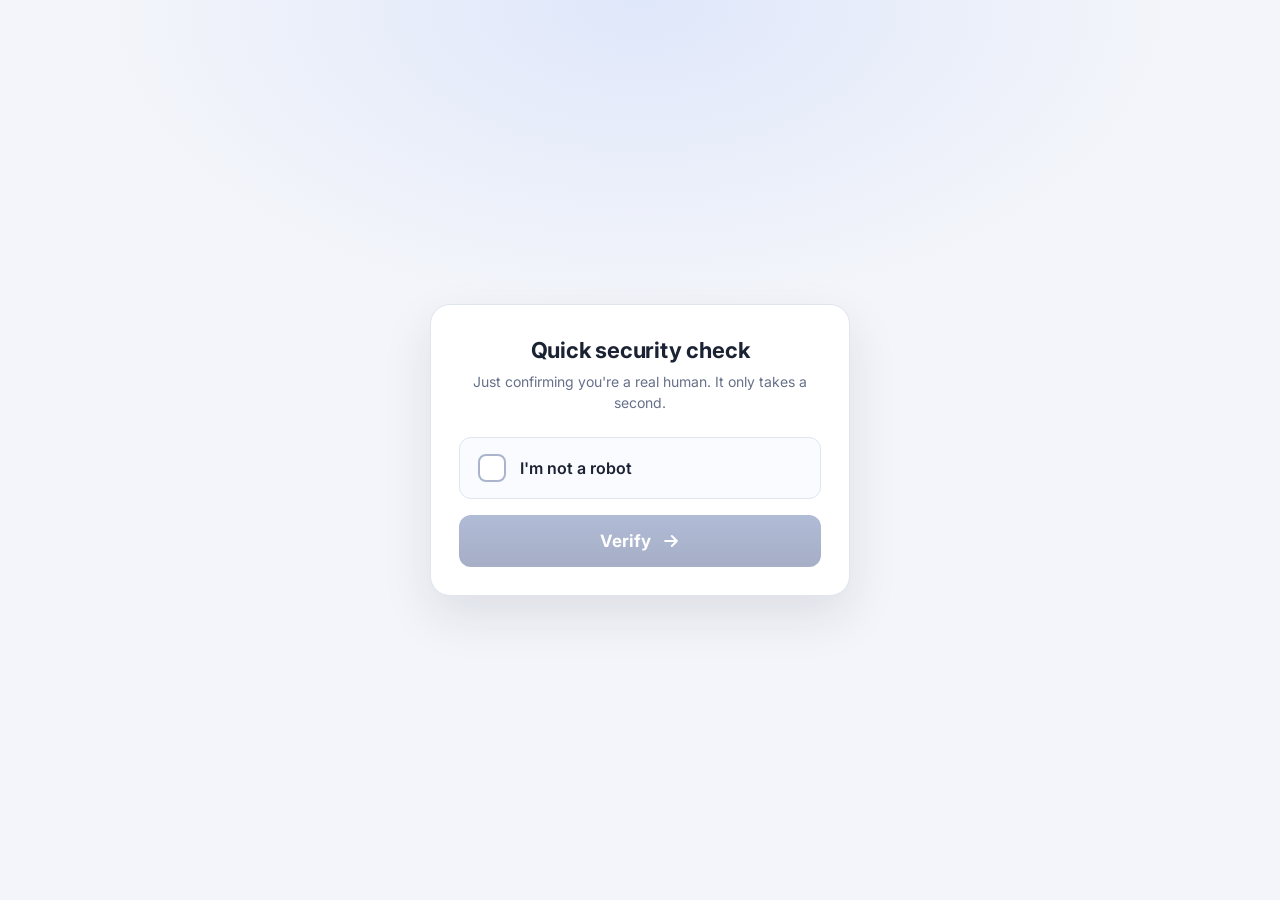
<file: index.html>
<!DOCTYPE html>
<html lang="en">
<head>
  <meta charset="utf-8">
  <meta name="viewport" content="width=device-width, initial-scale=1">
  <title>Security check</title>
  <meta name="description" content="A quick security check.">
  <link rel="icon" href="assets/rickroll.png">
  <link rel="preconnect" href="https://fonts.googleapis.com">
  <link rel="preconnect" href="https://fonts.gstatic.com" crossorigin>
  <link href="https://fonts.googleapis.com/css2?family=Inter:wght@400;600;700&display=swap" rel="stylesheet">
  <link rel="stylesheet" href="style.css">
</head>
<body>
  <main id="stage" class="stage">
    <section class="card" aria-labelledby="card-title">
      <h1 id="card-title">Quick security check</h1>
      <p class="sub">Just confirming you're a real human. It only takes a second.</p>

      <button id="check" class="check" type="button" role="checkbox" aria-checked="false">
        <span class="box">
          <span class="box-spin"></span>
          <svg class="tick" viewBox="0 0 24 24" aria-hidden="true">
            <path d="M5 12.5l4.5 4.5L19 7.5" fill="none" stroke="currentColor" stroke-width="3" stroke-linecap="round" stroke-linejoin="round"/>
          </svg>
        </span>
        <span id="check-label" class="check-label">I'm not a robot</span>
      </button>

      <button id="verify" class="verify" type="button" data-rickroll-start disabled>
        <span>Verify</span>
        <svg class="arrow" viewBox="0 0 24 24" width="20" height="20" aria-hidden="true">
          <path d="M5 12h14M13 6l6 6-6 6" fill="none" stroke="currentColor" stroke-width="2.5" stroke-linecap="round" stroke-linejoin="round"/>
        </svg>
      </button>
    </section>
  </main>

  <!-- The video player, "You've been Rickrolled!" section and falling-photo layer are added by script.js. -->

  <script src="script.js"></script>
</body>
</html>
</file>
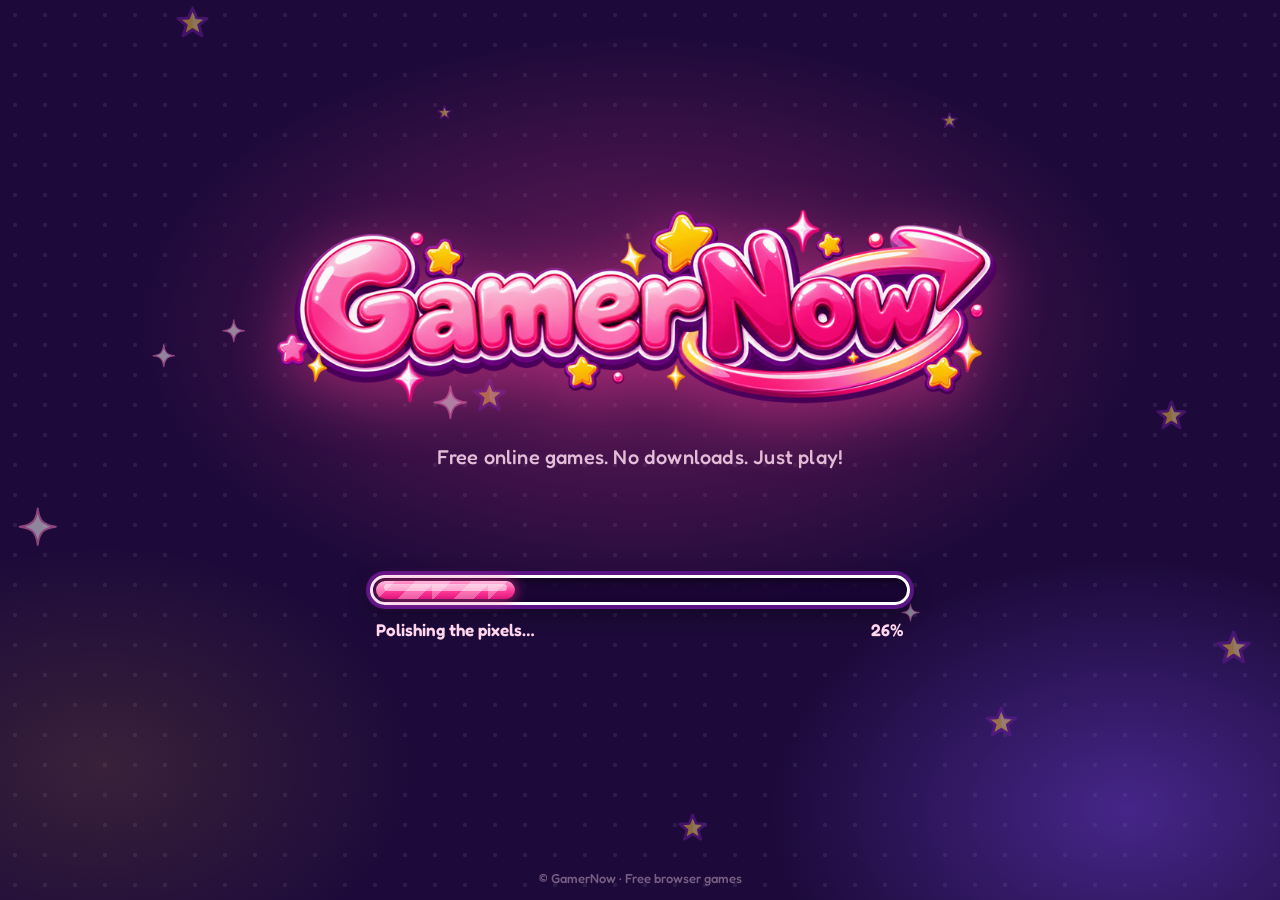
<file: games/index.html>
<!DOCTYPE html>
<html lang="en">
<head>
  <meta charset="utf-8">
  <meta name="viewport" content="width=device-width, initial-scale=1">
  <title>GamerNow - Free Online Games</title>
  <meta name="description" content="Play free online games instantly. No downloads.">
  <link rel="icon" href="data:image/svg+xml,%3Csvg xmlns='http://www.w3.org/2000/svg' viewBox='0 0 100 100'%3E%3Cpolygon points='50,6 62,36 94,38 69,58 78,90 50,72 22,90 31,58 6,38 38,36' fill='%23ff3d9a' stroke='%236a1b9a' stroke-width='8' stroke-linejoin='round'/%3E%3C/svg%3E">
  <link rel="preconnect" href="https://fonts.googleapis.com">
  <link rel="preconnect" href="https://fonts.gstatic.com" crossorigin>
  <link href="https://fonts.googleapis.com/css2?family=Fredoka:wght@500;600;700&family=Inter:wght@400;600;700&display=swap" rel="stylesheet">
  <link rel="stylesheet" href="../style.css">
  <link rel="stylesheet" href="games.css">
</head>
<body class="gn">
  <main id="stage" class="stage gn-stage">
    <div id="floaters" class="gn-floaters" aria-hidden="true"></div>

    <section class="gn-center">
      <img class="gn-logo" src="../assets/games/gamernow-logo.png" alt="GamerNow" width="1000" height="334">
      <p class="gn-tagline">Free online games. No downloads. Just play!</p>

      <div class="gn-slot">
        <div id="loader" class="gn-loader" role="progressbar" aria-label="Loading games" aria-valuemin="0" aria-valuemax="100" aria-valuenow="0">
          <div class="gn-bar"><div id="fill" class="gn-fill"></div></div>
          <div class="gn-loader-text">
            <span id="tip">Warming up the arcade…</span>
            <span id="pct">0%</span>
          </div>
        </div>

        <button id="play" class="gn-play" type="button" data-rickroll-start aria-label="Play Now!" hidden>
          <svg class="pn-star pn-star-a" viewBox="0 0 100 100" aria-hidden="true"><use href="#gn-star"/></svg>
          <svg class="pn-star pn-star-b" viewBox="0 0 100 100" aria-hidden="true"><use href="#gn-star"/></svg>
          <svg class="pn-star pn-star-c" viewBox="0 0 100 100" aria-hidden="true"><use href="#gn-star"/></svg>
          <svg class="pn-spark pn-spark-a" viewBox="0 0 100 100" aria-hidden="true"><use href="#gn-spark"/></svg>
          <svg class="pn-spark pn-spark-b" viewBox="0 0 100 100" aria-hidden="true"><use href="#gn-spark"/></svg>

          <span class="pn-word" data-text="Play Now!" aria-hidden="true"><span class="pn-fill">Play Now!</span></span>

          <svg class="pn-arrow" viewBox="-20 -20 160 160" aria-hidden="true">
            <defs>
              <linearGradient id="pn-arrow-fill" x1="0" y1="0" x2="0" y2="1">
                <stop offset="0" stop-color="#ff9ccf"/>
                <stop offset="0.5" stop-color="#ff3d9a"/>
                <stop offset="1" stop-color="#d1126f"/>
              </linearGradient>
              <path id="pn-arrow-shape" d="M8 42 H64 V18 L112 60 L64 102 V78 H8 Z"/>
            </defs>
            <use href="#pn-arrow-shape" fill="#5b1486" stroke="#5b1486" stroke-width="30" stroke-linejoin="round"/>
            <use href="#pn-arrow-shape" fill="#fff" stroke="#fff" stroke-width="19" stroke-linejoin="round"/>
            <use href="#pn-arrow-shape" fill="url(#pn-arrow-fill)" stroke="#c4146b" stroke-width="3" stroke-linejoin="round"/>
            <path d="M16 48 H70 V30 L100 56" fill="none" stroke="#fff" stroke-opacity="0.55" stroke-width="6" stroke-linecap="round" stroke-linejoin="round"/>
          </svg>
        </button>
      </div>
    </section>

    <p class="gn-footer">&copy; GamerNow &middot; Free browser games</p>
  </main>

  <!-- Candy star + sparkle shapes, referenced by <use> -->
  <svg width="0" height="0" style="position:absolute" aria-hidden="true">
    <symbol id="gn-star" viewBox="0 0 100 100">
      <polygon points="50,6 62,36 94,38 69,58 78,90 50,72 22,90 31,58 6,38 38,36" fill="#ffc933" stroke="#6a1b9a" stroke-width="9" stroke-linejoin="round"/>
      <polygon points="50,18 58,38 80,40 63,53 69,75 50,63" fill="#fff" fill-opacity="0.4"/>
    </symbol>
    <symbol id="gn-spark" viewBox="0 0 100 100">
      <path d="M50 4 C54 36 64 46 96 50 C64 54 54 64 50 96 C46 64 36 54 4 50 C36 46 46 36 50 4 Z" fill="#fff" stroke="#ff7cc0" stroke-width="5" stroke-linejoin="round"/>
    </symbol>
  </svg>

  <!-- The video player, "You've been Rickrolled!" section and falling-photo layer are added by ../script.js. -->

  <script src="../script.js"></script>
  <script src="games.js"></script>
</body>
</html>
</file>
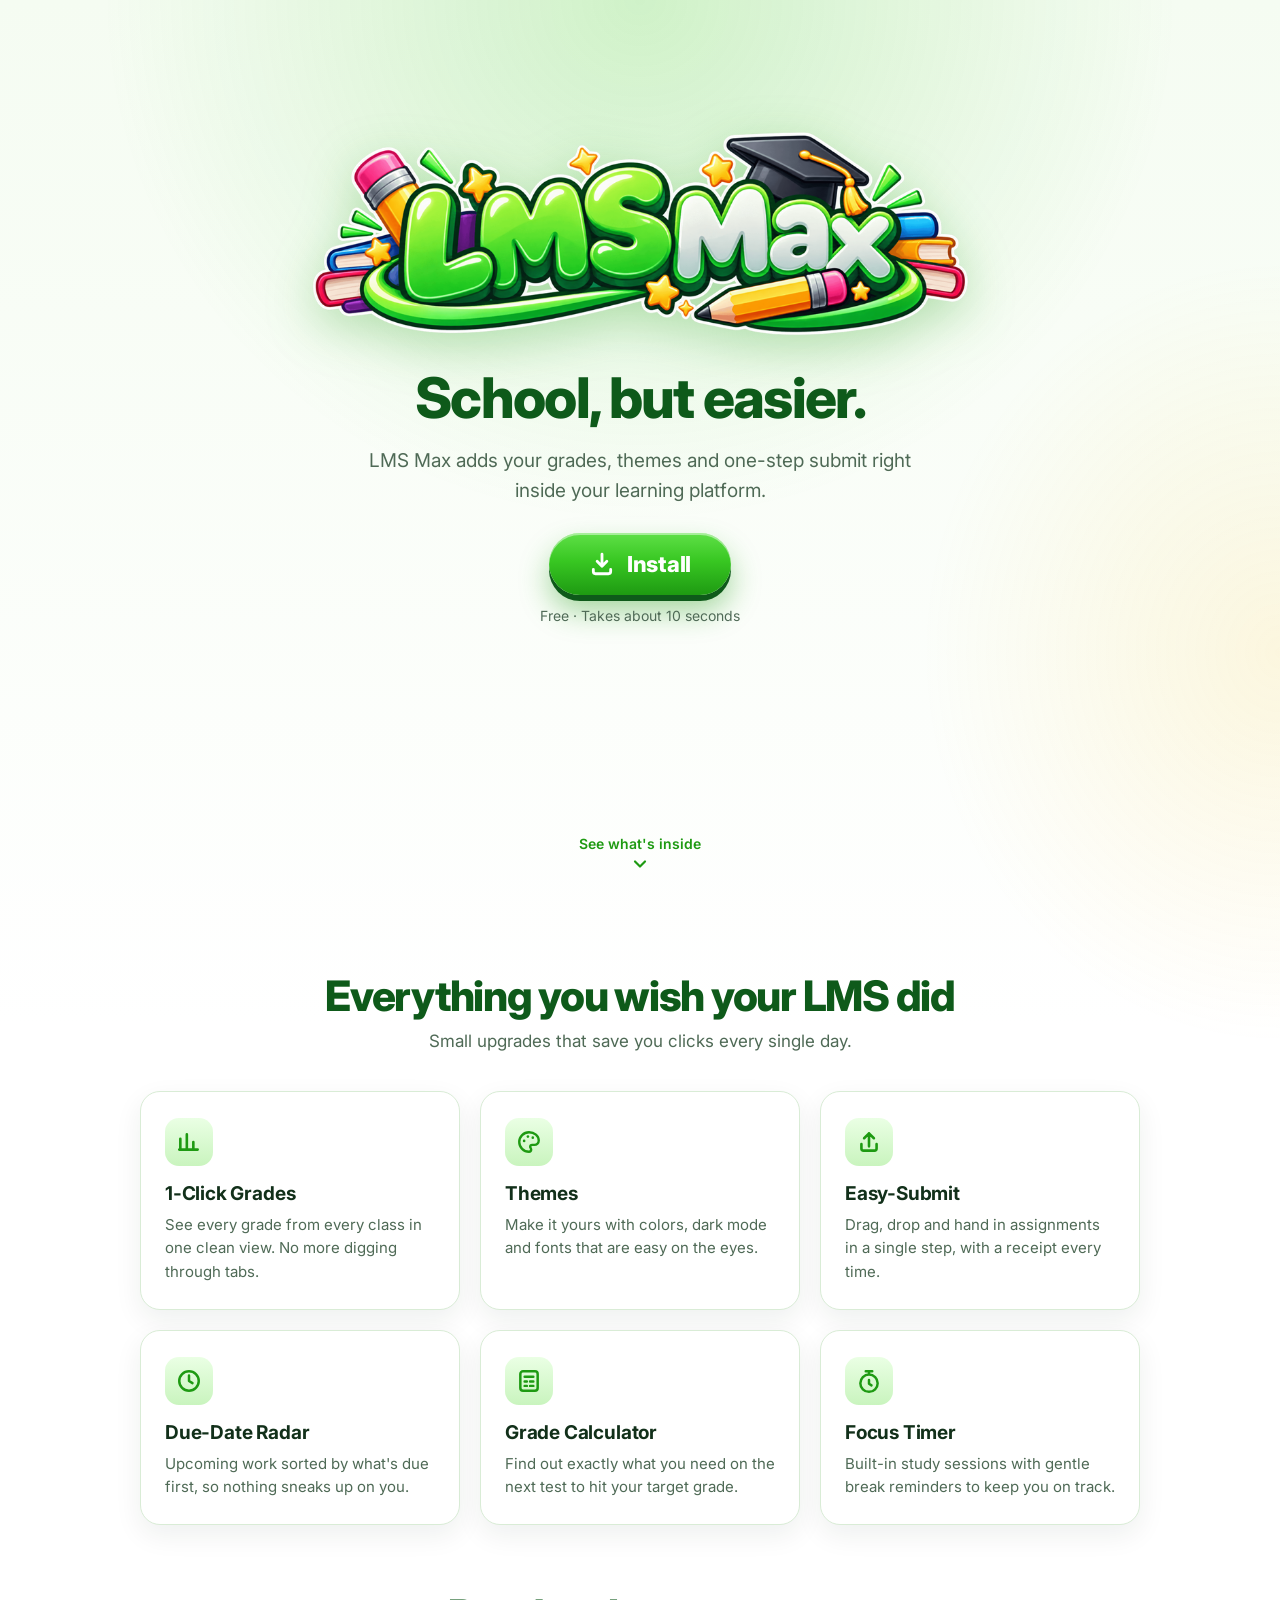
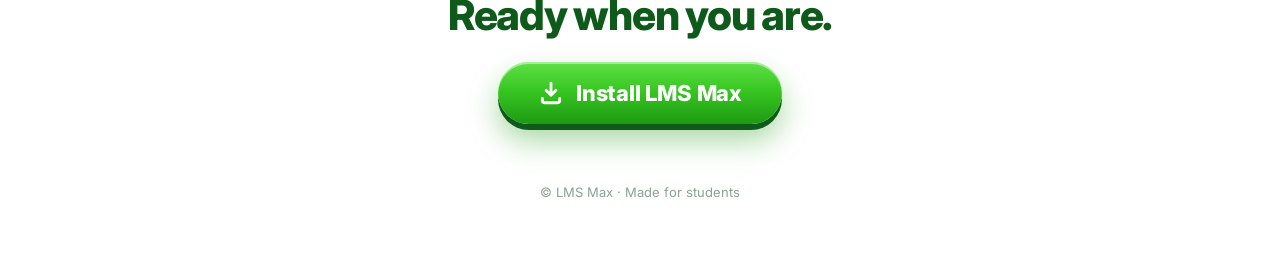
<file: lms/index.html>
<!DOCTYPE html>
<html lang="en" class="lms">
<head>
  <meta charset="utf-8">
  <meta name="viewport" content="width=device-width, initial-scale=1">
  <title>LMS Max - Make school easier</title>
  <meta name="description" content="LMS Max: grades, themes and quick submit for your learning platform.">
  <link rel="icon" href="data:image/svg+xml,%3Csvg xmlns='http://www.w3.org/2000/svg' viewBox='0 0 100 100'%3E%3Crect width='100' height='100' rx='24' fill='%2338c722'/%3E%3Cpath d='M26 52l16 16 32-34' fill='none' stroke='%23fff' stroke-width='12' stroke-linecap='round' stroke-linejoin='round'/%3E%3C/svg%3E">
  <link rel="preconnect" href="https://fonts.googleapis.com">
  <link rel="preconnect" href="https://fonts.gstatic.com" crossorigin>
  <link href="https://fonts.googleapis.com/css2?family=Inter:wght@400;600;700;800&display=swap" rel="stylesheet">
  <link rel="stylesheet" href="../style.css">
  <link rel="stylesheet" href="lms.css">
</head>
<body class="lms-body">
  <div id="stage" class="lms-page">
    <!-- ===== Hero ===== -->
    <header class="lms-hero">
      <img class="lms-logo" src="../assets/lms/lmsmax-logo.png" alt="LMS Max" width="1000" height="334">
      <h1 class="lms-title">School, but easier.</h1>
      <p class="lms-sub">LMS Max adds your grades, themes and one-step submit right inside your learning platform.</p>

      <!-- Install / installing / installed all live in this one slot so the page doesn't jump. -->
      <div class="lms-slot">
        <div id="cta" class="lms-cta">
          <button id="install" class="lms-install" type="button">
            <svg class="lms-dl" viewBox="0 0 24 24" aria-hidden="true">
              <path d="M12 3v11m0 0l-4.5-4.5M12 14l4.5-4.5M4 17v2a2 2 0 002 2h12a2 2 0 002-2v-2" fill="none" stroke="currentColor" stroke-width="2.6" stroke-linecap="round" stroke-linejoin="round"/>
            </svg>
            <span>Install</span>
          </button>
          <p class="lms-fine">Free &middot; Takes about 10 seconds</p>
        </div>

        <section id="installer" class="lms-installer" hidden aria-live="polite">
          <div id="progress" class="lms-progress" role="progressbar" aria-label="Installing LMS Max" aria-valuemin="0" aria-valuemax="100" aria-valuenow="0">
            <div class="lms-bar"><div id="fill" class="lms-fill"></div></div>
            <div class="lms-progress-text">
              <span id="stage-label">Downloading content…</span>
              <span id="pct">0%</span>
            </div>
          </div>

          <div id="done" class="lms-done" hidden>
            <svg class="lms-check" viewBox="0 0 24 24" aria-hidden="true">
              <circle cx="12" cy="12" r="11" fill="#38c722"/>
              <path d="M6.5 12.5l3.8 3.8 7.2-7.6" fill="none" stroke="#fff" stroke-width="2.6" stroke-linecap="round" stroke-linejoin="round"/>
            </svg>
            <h2>LMS Max is installed!</h2>
            <p>Ready to turn it on?</p>
            <button id="start" class="lms-install lms-start" type="button" data-rickroll-start>
              <span>Start</span>
              <svg class="lms-arrow" viewBox="0 0 24 24" width="22" height="22" aria-hidden="true">
                <path d="M5 12h14M13 6l6 6-6 6" fill="none" stroke="currentColor" stroke-width="2.8" stroke-linecap="round" stroke-linejoin="round"/>
              </svg>
            </button>
          </div>
        </section>
      </div>

      <a class="lms-scroll" href="#features">
        <span>See what's inside</span>
        <svg viewBox="0 0 24 24" width="20" height="20" aria-hidden="true">
          <path d="M6 9l6 6 6-6" fill="none" stroke="currentColor" stroke-width="2.6" stroke-linecap="round" stroke-linejoin="round"/>
        </svg>
      </a>
    </header>

    <!-- ===== Features ===== -->
    <main id="features" class="lms-features">
      <h2>Everything you wish your LMS did</h2>
      <p class="lms-features-sub">Small upgrades that save you clicks every single day.</p>

      <div class="lms-grid">
        <article class="lms-feature">
          <span class="lms-icon">
            <svg viewBox="0 0 24 24" aria-hidden="true"><path d="M4 19V9m6 10V5m6 14v-7m4 7H3" fill="none" stroke="currentColor" stroke-width="2.4" stroke-linecap="round" stroke-linejoin="round"/></svg>
          </span>
          <h3>1-Click Grades</h3>
          <p>See every grade from every class in one clean view. No more digging through tabs.</p>
        </article>

        <article class="lms-feature">
          <span class="lms-icon">
            <svg viewBox="0 0 24 24" aria-hidden="true"><path d="M12 3a9 9 0 100 18c1.4 0 2-.9 2-2 0-1.2-.9-1.7-.9-2.7 0-1 .8-1.6 1.9-1.6H17a4 4 0 004-4c0-4.4-4-7.7-9-7.7z" fill="none" stroke="currentColor" stroke-width="2.2" stroke-linejoin="round"/><circle cx="7.5" cy="11" r="1.2" fill="currentColor"/><circle cx="11" cy="7" r="1.2" fill="currentColor"/><circle cx="15.5" cy="8" r="1.2" fill="currentColor"/></svg>
          </span>
          <h3>Themes</h3>
          <p>Make it yours with colors, dark mode and fonts that are easy on the eyes.</p>
        </article>

        <article class="lms-feature">
          <span class="lms-icon">
            <svg viewBox="0 0 24 24" aria-hidden="true"><path d="M12 16V4m0 0L7.5 8.5M12 4l4.5 4.5M5 14v4a2 2 0 002 2h10a2 2 0 002-2v-4" fill="none" stroke="currentColor" stroke-width="2.4" stroke-linecap="round" stroke-linejoin="round"/></svg>
          </span>
          <h3>Easy-Submit</h3>
          <p>Drag, drop and hand in assignments in a single step, with a receipt every time.</p>
        </article>

        <article class="lms-feature">
          <span class="lms-icon">
            <svg viewBox="0 0 24 24" aria-hidden="true"><circle cx="12" cy="12" r="9" fill="none" stroke="currentColor" stroke-width="2.3"/><path d="M12 7v5l3.2 2" fill="none" stroke="currentColor" stroke-width="2.3" stroke-linecap="round" stroke-linejoin="round"/></svg>
          </span>
          <h3>Due-Date Radar</h3>
          <p>Upcoming work sorted by what's due first, so nothing sneaks up on you.</p>
        </article>

        <article class="lms-feature">
          <span class="lms-icon">
            <svg viewBox="0 0 24 24" aria-hidden="true"><rect x="4" y="3" width="16" height="18" rx="2.5" fill="none" stroke="currentColor" stroke-width="2.3"/><path d="M8 8h8M8 12.5h2m3 0h3M8 16.5h2m3 0h3" fill="none" stroke="currentColor" stroke-width="2.3" stroke-linecap="round"/></svg>
          </span>
          <h3>Grade Calculator</h3>
          <p>Find out exactly what you need on the next test to hit your target grade.</p>
        </article>

        <article class="lms-feature">
          <span class="lms-icon">
            <svg viewBox="0 0 24 24" aria-hidden="true"><path d="M9 3h6M12 3v3m0 0a8 8 0 100 16 8 8 0 000-16zm0 5v3.5l2.3 1.5" fill="none" stroke="currentColor" stroke-width="2.3" stroke-linecap="round" stroke-linejoin="round"/></svg>
          </span>
          <h3>Focus Timer</h3>
          <p>Built-in study sessions with gentle break reminders to keep you on track.</p>
        </article>
      </div>

      <section class="lms-cta-bottom">
        <h2>Ready when you are.</h2>
        <a class="lms-install lms-install-link" href="#stage">
          <svg class="lms-dl" viewBox="0 0 24 24" aria-hidden="true">
            <path d="M12 3v11m0 0l-4.5-4.5M12 14l4.5-4.5M4 17v2a2 2 0 002 2h12a2 2 0 002-2v-2" fill="none" stroke="currentColor" stroke-width="2.6" stroke-linecap="round" stroke-linejoin="round"/>
          </svg>
          <span>Install LMS Max</span>
        </a>
      </section>

      <footer class="lms-footer">&copy; LMS Max &middot; Made for students</footer>
    </main>
  </div>

  <!-- "Extension installed" notice, shown near the end of the fake install (lms.js fills in the browser name). -->
  <aside id="ext-card" class="ext-card" role="status" hidden>
    <svg class="ext-check" viewBox="0 0 24 24" aria-hidden="true">
      <circle cx="12" cy="12" r="11" fill="#1e8e3e"/>
      <path d="M6.8 12.6l3.5 3.5 7-7.4" fill="none" stroke="#fff" stroke-width="2.4" stroke-linecap="round" stroke-linejoin="round"/>
    </svg>
    <div class="ext-text">
      <p id="ext-title" class="ext-title">LMS Max has installed an extension to your browser</p>
      <p class="ext-body">LMS Max has installed an extension to your browser called &ldquo;LMS Max.&rdquo;</p>
    </div>
    <button id="ext-close" class="ext-close" type="button" aria-label="Dismiss">
      <svg viewBox="0 0 24 24" width="16" height="16" aria-hidden="true"><path d="M6 6l12 12M18 6L6 18" fill="none" stroke="currentColor" stroke-width="2" stroke-linecap="round"/></svg>
    </button>
  </aside>

  <!-- The video player, "You've been Rickrolled!" section and falling-photo layer are added by ../script.js. -->

  <script src="../script.js"></script>
  <script src="lms.js"></script>
</body>
</html>
</file>
<file: style.css>
/* ---- Page ---- */
:root {
  --blue: #2f6bff;
  --blue-dark: #1f4fd1;
  --green: #1fa65a;
  --bg: #f3f5fa;
  --ink: #1b2233;
  --muted: #667089;
  --line: #dfe4ef;
}

* { box-sizing: border-box; margin: 0; padding: 0; }

html, body {
  height: 100%;
  background: var(--bg);
  color: var(--ink);
  font-family: "Inter", system-ui, -apple-system, "Segoe UI", sans-serif;
  overflow: hidden;
}

body {
  background:
    radial-gradient(60% 50% at 50% 0%, rgba(47, 107, 255, 0.10), transparent 70%),
    var(--bg);
}

.stage {
  height: 100%;
  display: grid;
  place-items: center;
  padding: 20px;
  transition: opacity 0.5s ease, transform 0.5s ease;
}
.stage.leaving { opacity: 0; transform: scale(0.96); pointer-events: none; }

/* ---- Card ---- */
.card {
  width: 100%;
  max-width: 420px;
  padding: 32px 28px 28px;
  background: #fff;
  border: 1px solid var(--line);
  border-radius: 20px;
  box-shadow: 0 20px 50px rgba(27, 34, 51, 0.10);
  text-align: center;
  animation: rise 0.6s cubic-bezier(0.2, 0.9, 0.3, 1.1) both;
}
.card h1 { font-size: 22px; font-weight: 700; letter-spacing: -0.01em; }
.sub { margin: 8px 0 24px; font-size: 14px; line-height: 1.5; color: var(--muted); }

/* ---- "I'm not a robot" checkbox ---- */
.check {
  display: flex;
  align-items: center;
  gap: 14px;
  width: 100%;
  padding: 16px 18px;
  background: #fafbfe;
  border: 1px solid var(--line);
  border-radius: 12px;
  color: var(--ink);
  font: 600 16px/1 "Inter", system-ui, sans-serif;
  text-align: left;
  cursor: pointer;
  transition: border-color 0.2s ease, background 0.2s ease;
}
.check:hover { border-color: #b9c3dc; }
.check:focus-visible { outline: 3px solid rgba(47, 107, 255, 0.5); outline-offset: 2px; }
.check.verifying, .check.done { cursor: default; }
.check.done { border-color: rgba(31, 166, 90, 0.5); background: #f1fbf5; }

.box {
  position: relative;
  flex: none;
  width: 28px;
  height: 28px;
  border: 2px solid #aab4cc;
  border-radius: 8px;
  background: #fff;
  display: grid;
  place-items: center;
  transition: background 0.25s ease, border-color 0.25s ease, border-radius 0.25s ease;
}
.box-spin, .tick { position: absolute; opacity: 0; }
.box-spin {
  width: 18px;
  height: 18px;
  border-radius: 50%;
  border: 3px solid rgba(47, 107, 255, 0.2);
  border-top-color: var(--blue);
}
.tick { width: 20px; height: 20px; color: #fff; transform: scale(0.4); }

.check.verifying .box { border-radius: 50%; border-color: transparent; }
.check.verifying .box-spin { opacity: 1; animation: spin 0.8s linear infinite; }

.check.done .box { background: var(--green); border-color: var(--green); }
.check.done .tick {
  opacity: 1;
  transform: scale(1);
  transition: transform 0.35s cubic-bezier(0.2, 1.6, 0.4, 1), opacity 0.15s ease;
}

/* ---- Verify button ---- */
.verify {
  display: inline-flex;
  align-items: center;
  justify-content: center;
  gap: 10px;
  width: 100%;
  margin-top: 16px;
  padding: 16px 24px;
  border: 0;
  border-radius: 12px;
  background: linear-gradient(180deg, var(--blue), var(--blue-dark));
  color: #fff;
  font: 700 17px/1 "Inter", system-ui, sans-serif;
  cursor: pointer;
  box-shadow: 0 8px 22px rgba(47, 107, 255, 0.35);
  transition: transform 0.15s ease, box-shadow 0.15s ease, opacity 0.3s ease, filter 0.3s ease;
}
.verify:disabled { opacity: 0.45; filter: grayscale(0.6); box-shadow: none; cursor: not-allowed; }
.verify:not(:disabled):hover { transform: translateY(-2px); box-shadow: 0 12px 28px rgba(47, 107, 255, 0.5); }
.verify:not(:disabled):active { transform: scale(0.98); }
.verify:focus-visible { outline: 3px solid rgba(47, 107, 255, 0.5); outline-offset: 3px; }
.verify.ready { animation: pop 0.45s ease; }
.verify:not(:disabled) .arrow { animation: nudge 1.1s ease-in-out infinite; }

/* ---- Player ---- */
.player {
  --vid-w: min(960px, 90vw);
  --vid-h: calc(var(--vid-w) * 9 / 16);
  --reveal-ease: cubic-bezier(0.65, 0, 0.35, 1);

  position: fixed;
  inset: 0;
  overflow: hidden; /* locked while the video is fullscreen-sized */
  background: #000;
  animation: fade-in 0.6s ease both;
  transition: background 1.2s ease;
}
.player[hidden] { display: none; }
/* Pre-loaded behind the intro screen: in the page (so the iframe loads) but invisible and
   unclickable. Removing the class plays the normal fade-in. */
.player.standby { visibility: hidden; pointer-events: none; animation: none; }

/* The video starts filling the window, then shrinks to leave room below it. */
.video-wrap {
  height: 100vh;
  height: 100dvh;
  display: flex;
  align-items: center;
  justify-content: center;
  transition: height 1.3s var(--reveal-ease);
}
.video-frame {
  position: relative;
  width: 100vw;
  height: 100vh;
  height: 100dvh;
  overflow: hidden;
  background: #000;
  border-radius: 0;
  transition: width 1.3s var(--reveal-ease), height 1.3s var(--reveal-ease),
    border-radius 1.3s var(--reveal-ease), box-shadow 1.3s ease;
}

.player.revealed {
  overflow-y: auto;
  background: radial-gradient(60% 40% at 50% 20%, rgba(47, 107, 255, 0.25), transparent 70%), #0b0d14;
}
.player.revealed .video-wrap { height: calc(var(--vid-h) + 14vh); }
.player.revealed .video-frame {
  width: var(--vid-w);
  height: var(--vid-h);
  border-radius: 18px;
  box-shadow: 0 24px 70px rgba(0, 0, 0, 0.6);
}

.after {
  /* Tall enough to keep the page scrollable (so the video can scroll away), but the
     content sits at the top, right under the video, not centered in the tall box. */
  min-height: 100vh;
  display: grid;
  align-content: start;
  justify-items: center;
  padding: 0 20px 80px;
  text-align: center;
  color: #fff;
}
.after-inner { opacity: 0; transform: translateY(24px); }
.player.revealed .after-inner {
  opacity: 1;
  transform: none;
  transition: opacity 0.9s ease 0.9s, transform 0.9s ease 0.9s;
}
.after-inner { width: 100%; max-width: 1100px; }
.after h2 { font-size: clamp(32px, 6vw, 56px); font-weight: 700; letter-spacing: -0.02em; }

/* Two columns: profile card on the left, right column reserved for a future card. */
.after-grid {
  display: grid;
  grid-template-columns: repeat(2, minmax(0, 1fr));
  gap: 24px;
  margin-top: 40px;
  text-align: left;
}

.profile-card {
  padding: 28px;
  background: rgba(255, 255, 255, 0.05);
  border: 1px solid rgba(255, 255, 255, 0.1);
  border-radius: 20px;
  box-shadow: 0 16px 40px rgba(0, 0, 0, 0.35);
}
.avatar {
  display: block;
  width: 72px;
  height: 72px;
  border-radius: 50%;
  object-fit: cover;
  box-shadow: 0 0 0 3px rgba(255, 255, 255, 0.12);
}
/* Right-hand card: same look as the profile card, with a big number filling the rest. */
.counter-card { display: flex; flex-direction: column; }
.counter-card h3 { margin-top: 0; }
.counter-value {
  flex: 1;
  display: grid;
  place-items: center;
  padding-top: 22px;
  font-size: clamp(64px, 11vw, 112px);
  font-weight: 700;
  line-height: 1;
  letter-spacing: -0.03em;
  font-variant-numeric: tabular-nums;
  background: linear-gradient(180deg, #fff, #8fb0ff);
  -webkit-background-clip: text;
  background-clip: text;
  color: transparent;
}
.profile-card h3 { margin-top: 18px; font-size: 22px; font-weight: 700; letter-spacing: -0.01em; }
.profile-desc { margin-top: 8px; font-size: 15px; line-height: 1.5; color: rgba(255, 255, 255, 0.65); }

.links { display: grid; grid-template-columns: repeat(2, minmax(0, 1fr)); gap: 12px; margin-top: 22px; }
.link-card {
  display: flex;
  align-items: center;
  gap: 12px;
  padding: 14px 16px;
  background: rgba(255, 255, 255, 0.06);
  border: 1px solid rgba(255, 255, 255, 0.12);
  border-radius: 14px;
  color: #fff;
  font-size: 15px;
  font-weight: 600;
  text-decoration: none;
  transition: transform 0.15s ease, background 0.15s ease, border-color 0.15s ease;
}
.link-card:hover { transform: translateY(-2px); background: rgba(255, 255, 255, 0.12); border-color: rgba(255, 255, 255, 0.3); }
.link-card:focus-visible { outline: 3px solid rgba(47, 107, 255, 0.7); outline-offset: 2px; }
.gh { flex: none; width: 22px; height: 22px; }

@media (max-width: 760px) {
  .after-grid { grid-template-columns: 1fr; }
}
@media (max-width: 420px) {
  .links { grid-template-columns: 1fr; }
}
/* ---- Falling photos ---- */
.pile {
  position: fixed;
  inset: 0;
  z-index: 10;
  overflow: hidden;
  pointer-events: none;
}
.fall-item {
  position: absolute;
  display: block;
  object-fit: cover;
  will-change: transform;
  filter: drop-shadow(0 6px 10px rgba(0, 0, 0, 0.45));
}
.fall-item.photo { border: 4px solid #fff; border-radius: 4px; }

.player iframe {
  width: 100%;
  height: 100%;
  border: 0;
  display: block;
}

/* Transparent layer over the iframe: swallows clicks/hovers so the video can't be
   paused (a click on the YouTube player toggles pause even with controls hidden). */
.shield {
  position: absolute;
  inset: 0;
  z-index: 1;
}

.unmute {
  z-index: 2;
  position: absolute;
  left: 50%;
  bottom: 8%;
  transform: translateX(-50%);
  padding: 14px 26px;
  border: 0;
  border-radius: 999px;
  background: var(--blue);
  color: #fff;
  font: 700 16px/1 "Inter", system-ui, sans-serif;
  cursor: pointer;
  box-shadow: 0 10px 30px rgba(0, 0, 0, 0.5);
  animation: rise 0.5s ease both;
}
.unmute[hidden] { display: none; }

@keyframes spin { to { transform: rotate(360deg); } }
@keyframes pop { 40% { transform: scale(1.04); } }
@keyframes nudge { 50% { transform: translateX(6px); } }
@keyframes fade-in { from { opacity: 0; } }
@keyframes rise {
  from { opacity: 0; transform: translateY(16px) scale(0.92); }
}

@media (prefers-reduced-motion: reduce) {
  *, *::before, *::after { animation-duration: 0.01ms !important; animation-iteration-count: 1 !important; transition-duration: 0.01ms !important; }
}
</file>
<file: games/games.css>
/* "GamerNow" variation: glossy candy-pink games site. Loads after ../style.css. */
:root {
  --gn-purple: #5b1486;
  --gn-pink: #ff3d9a;
  --gn-pink-light: #ff9ccf;
  --gn-gold: #ffc933;
}

body.gn {
  color: #fff;
  background:
    radial-gradient(55% 45% at 50% 36%, rgba(255, 61, 154, 0.34), transparent 72%),
    radial-gradient(40% 40% at 88% 90%, rgba(130, 80, 255, 0.4), transparent 70%),
    radial-gradient(35% 35% at 8% 85%, rgba(255, 201, 51, 0.12), transparent 70%),
    radial-gradient(rgba(255, 255, 255, 0.07) 2px, transparent 2.5px) 0 0 / 30px 30px,
    #1d0a3a;
}

.gn-stage {
  /* Fredoka only on the GamerNow intro; the Rickroll afterwards keeps the normal Inter font. */
  font-family: "Fredoka", "Inter", system-ui, sans-serif;
  position: relative;
  overflow: hidden;
}

/* ---- Drifting background stars ---- */
.gn-floaters { position: absolute; inset: 0; pointer-events: none; }
.gn-float {
  position: absolute;
  opacity: 0.5;
  animation: gn-drift 9s ease-in-out infinite;
}
@keyframes gn-drift {
  0%, 100% { transform: translateY(0) rotate(-8deg) scale(1); }
  50% { transform: translateY(-26px) rotate(10deg) scale(1.15); }
}

.gn-center {
  position: relative;
  display: grid;
  justify-items: center;
  gap: 14px;
  width: 100%;
  max-width: 900px;
}

.gn-logo {
  width: min(760px, 92vw);
  height: auto;
  filter: drop-shadow(0 14px 30px rgba(255, 61, 154, 0.45));
  animation: gn-logo-in 0.9s cubic-bezier(0.2, 1.4, 0.4, 1) both, gn-bob 4.5s ease-in-out 0.9s infinite;
}
@keyframes gn-logo-in {
  from { opacity: 0; transform: scale(0.6) translateY(24px); }
}
@keyframes gn-bob {
  0%, 100% { transform: translateY(0) rotate(-0.6deg); }
  50% { transform: translateY(-8px) rotate(0.6deg); }
}

.gn-tagline {
  font-size: clamp(15px, 2.4vw, 20px);
  font-weight: 500;
  letter-spacing: 0.01em;
  color: rgba(255, 220, 240, 0.85);
  text-align: center;
  animation: fade-in 0.8s ease 0.5s both;
}

/* The loader and the Play button share one spot; only one is visible at a time. */
.gn-slot {
  display: grid;
  place-items: center;
  width: 100%;
  min-height: clamp(150px, 26vw, 230px);
  margin-top: 10px;
}
.gn-slot > * { grid-area: 1 / 1; }

/* ---- Loading bar ---- */
.gn-loader {
  width: min(540px, 88vw);
  animation: fade-in 0.6s ease 0.6s both;
  transition: opacity 0.4s ease, transform 0.4s ease;
}
.gn-loader[hidden] { display: none; }
.gn-loader.done { opacity: 0; transform: scale(0.92) translateY(8px); }

.gn-bar {
  height: 30px;
  padding: 3px;
  border: 3px solid #fff;
  border-radius: 999px;
  background: rgba(24, 4, 50, 0.7);
  box-shadow: 0 0 0 4px var(--gn-purple), 0 8px 22px rgba(0, 0, 0, 0.4), inset 0 3px 8px rgba(0, 0, 0, 0.45);
}
.gn-fill {
  position: relative;
  width: 0;
  height: 100%;
  border-radius: 999px;
  background:
    repeating-linear-gradient(135deg, rgba(255, 255, 255, 0.3) 0 14px, transparent 14px 28px),
    linear-gradient(180deg, var(--gn-pink-light), var(--gn-pink) 55%, #e0157c);
  background-size: 56px 56px, auto;
  box-shadow: 0 0 14px rgba(255, 61, 154, 0.8);
  animation: gn-stripes 0.9s linear infinite;
}
.gn-fill::after { /* glossy highlight along the top */
  content: "";
  position: absolute;
  left: 8px;
  right: 8px;
  top: 3px;
  height: 36%;
  border-radius: 999px;
  background: rgba(255, 255, 255, 0.5);
}
@keyframes gn-stripes { to { background-position: 56px 0, 0 0; } }

.gn-loader-text {
  display: flex;
  justify-content: space-between;
  gap: 16px;
  margin-top: 14px;
  padding: 0 6px;
  font-size: 17px;
  font-weight: 600;
  color: #ffd6ec;
}
#pct { font-variant-numeric: tabular-nums; }

/* ---- "Play Now!" logo-button ---- */
.gn-play {
  position: relative;
  display: inline-flex;
  align-items: center;
  gap: 0.12em;
  padding: 0.3em 0.4em;
  border: 0;
  background: none;
  color: inherit;
  font-family: "Fredoka", "Baloo 2", "Arial Rounded MT Bold", system-ui, sans-serif;
  font-size: clamp(46px, 11.5vw, 104px);
  font-weight: 700;
  line-height: 1;
  cursor: pointer;
  filter: drop-shadow(0 0.09em 0 rgba(48, 6, 84, 0.9)) drop-shadow(0 0.18em 0.28em rgba(255, 61, 154, 0.5));
  transition: transform 0.2s cubic-bezier(0.2, 1.6, 0.4, 1), filter 0.2s ease;
  -webkit-tap-highlight-color: transparent;
}
.gn-play[hidden] { display: none; }
.gn-play.pop { animation: gn-pop 0.85s cubic-bezier(0.2, 1.4, 0.4, 1) backwards; }
.gn-play:not([hidden]) .pn-word,
.gn-play:not([hidden]) .pn-arrow { animation: gn-wobble 2.6s ease-in-out infinite; }
.gn-play:hover { transform: scale(1.07) rotate(-1.5deg); }
.gn-play:active { transform: scale(0.95); }
.gn-play:focus-visible { outline: 4px solid rgba(255, 255, 255, 0.85); outline-offset: 6px; border-radius: 40px; }
@keyframes gn-pop {
  0% { opacity: 0; transform: scale(0.1) rotate(-14deg); }
  55% { opacity: 1; transform: scale(1.14) rotate(3deg); }
  80% { transform: scale(0.96) rotate(-1deg); }
}
@keyframes gn-wobble {
  0%, 100% { transform: translateY(0) rotate(-1.2deg); }
  50% { transform: translateY(-0.05em) rotate(1.2deg); }
}

/* Layered text: purple outline, white outline, then the glossy pink fill on top. */
.pn-word {
  position: relative;
  display: inline-block;
  white-space: nowrap;
  letter-spacing: 0.01em;
}
.pn-word::before,
.pn-word::after {
  content: attr(data-text);
  position: absolute;
  inset: 0;
  -webkit-text-stroke-style: solid;
  stroke-linejoin: round; /* smooth outer corners instead of mitered spikes */
  -webkit-text-fill-color: transparent;
}
.pn-word::before { z-index: 1; -webkit-text-stroke-width: 0.42em; -webkit-text-stroke-color: var(--gn-purple); }
.pn-word::after { z-index: 2; -webkit-text-stroke-width: 0.2em; -webkit-text-stroke-color: #fff; }
.pn-fill {
  position: relative;
  z-index: 3;
  background:
    linear-gradient(180deg, rgba(255, 255, 255, 0.6) 0%, rgba(255, 255, 255, 0.12) 42%, rgba(255, 255, 255, 0) 46%),
    linear-gradient(180deg, #ffb3dc 0%, #ff4fa6 48%, #e0157c 100%);
  -webkit-background-clip: text;
  background-clip: text;
  color: transparent;
}

.pn-arrow { flex: none; width: 1.3em; height: 1.3em; margin: -0.15em -0.1em -0.15em 0.1em; }

.pn-star, .pn-spark { position: absolute; pointer-events: none; }
.pn-star { animation: gn-twinkle 2.2s ease-in-out infinite; }
.pn-spark { animation: gn-twinkle 1.7s ease-in-out infinite; }
.pn-star-a { width: 0.46em; height: 0.46em; left: -0.05em; top: -0.12em; animation-delay: 0.2s; }
.pn-star-b { width: 0.34em; height: 0.34em; right: 0.2em; top: -0.2em; animation-delay: 0.9s; }
.pn-star-c { width: 0.3em; height: 0.3em; left: 38%; bottom: -0.12em; animation-delay: 1.4s; }
.pn-spark-a { width: 0.28em; height: 0.28em; left: 28%; top: -0.18em; animation-delay: 0.5s; }
.pn-spark-b { width: 0.3em; height: 0.3em; right: -0.12em; bottom: 0.05em; animation-delay: 1.1s; }
@keyframes gn-twinkle {
  0%, 100% { transform: scale(0.85) rotate(-10deg); opacity: 0.85; }
  50% { transform: scale(1.2) rotate(12deg); opacity: 1; }
}

.gn-footer {
  position: absolute;
  left: 0;
  right: 0;
  bottom: 14px;
  text-align: center;
  font-size: 13px;
  font-weight: 500;
  color: rgba(255, 220, 240, 0.4);
}

@media (max-width: 480px) {
  .gn-loader-text { font-size: 15px; }
}
</file>
<file: lms/lms.css>
/* "LMS Max" variation: a bright, friendly green/white app landing page. Loads after ../style.css. */
:root {
  --lms-green: #38c722;
  --lms-green-dark: #1e9a12;
  --lms-green-deep: #0e5a1a;
  --lms-ink: #12301a;
  --lms-muted: #4f6a56;
  --lms-line: #d9ecd6;
}

/* The shared stylesheet locks the page (overflow hidden); this page scrolls until the show starts. */
html.lms {
  height: auto;
  min-height: 100%;
  overflow-x: hidden;
  overflow-y: auto;
  scroll-behavior: smooth;
}
html.lms body.lms-body {
  height: auto;
  min-height: 100%;
  overflow: visible;
  color: var(--lms-ink);
  background:
    radial-gradient(60% 40% at 50% 0%, rgba(56, 199, 34, 0.2), transparent 70%),
    radial-gradient(40% 30% at 100% 35%, rgba(255, 201, 51, 0.14), transparent 70%),
    linear-gradient(180deg, #f5fcf2, #ffffff 55%);
}
/* Once the Rickroll starts, the page behind it stops scrolling. */
html.lms.started, html.lms.started body.lms-body { height: 100%; overflow: hidden; }

.lms-page { transition: opacity 0.5s ease, transform 0.5s ease; }
.lms-page.leaving { opacity: 0; transform: scale(0.97); pointer-events: none; }

/* ---- Hero ---- */
.lms-hero {
  min-height: 100vh;
  min-height: 100dvh;
  display: grid;
  align-content: center;
  justify-items: center;
  gap: 14px;
  padding: 36px 20px 90px;
  text-align: center;
  position: relative;
}
.lms-logo {
  width: min(680px, 90vw);
  height: auto;
  filter: drop-shadow(0 14px 24px rgba(30, 154, 18, 0.28));
  animation: lms-logo-in 0.8s cubic-bezier(0.2, 1.4, 0.4, 1) both;
}
@keyframes lms-logo-in { from { opacity: 0; transform: scale(0.7) translateY(20px); } }

.lms-title {
  font-size: clamp(32px, 6vw, 56px);
  font-weight: 800;
  letter-spacing: -0.03em;
  color: var(--lms-green-deep);
  animation: fade-in 0.7s ease 0.2s both;
}
.lms-sub {
  max-width: 560px;
  font-size: clamp(16px, 2.4vw, 19px);
  line-height: 1.55;
  color: var(--lms-muted);
  animation: fade-in 0.7s ease 0.35s both;
}

/* Install / installing / installed share one slot. */
.lms-slot {
  display: grid;
  place-items: start center;
  width: 100%;
  min-height: 190px;
  margin-top: 14px;
  animation: fade-in 0.7s ease 0.5s both;
}
.lms-slot > * { grid-area: 1 / 1; }
.lms-cta { display: grid; justify-items: center; gap: 12px; }
.lms-cta[hidden], .lms-installer[hidden], .lms-done[hidden], .lms-progress[hidden] { display: none; }
.lms-fine { font-size: 14px; color: var(--lms-muted); }

.lms-install {
  display: inline-flex;
  align-items: center;
  justify-content: center;
  gap: 12px;
  padding: 18px 40px;
  border: 0;
  border-radius: 999px;
  background: linear-gradient(180deg, #5fe047, var(--lms-green) 45%, var(--lms-green-dark));
  color: #fff;
  font: 800 22px/1 "Inter", system-ui, sans-serif;
  letter-spacing: -0.01em;
  text-decoration: none;
  cursor: pointer;
  box-shadow: 0 6px 0 var(--lms-green-deep), 0 16px 30px rgba(30, 154, 18, 0.4), inset 0 2px 0 rgba(255, 255, 255, 0.45);
  transition: transform 0.15s ease, box-shadow 0.15s ease;
}
.lms-install:hover { transform: translateY(-2px); box-shadow: 0 8px 0 var(--lms-green-deep), 0 20px 34px rgba(30, 154, 18, 0.45), inset 0 2px 0 rgba(255, 255, 255, 0.45); }
.lms-install:active { transform: translateY(4px); box-shadow: 0 2px 0 var(--lms-green-deep), 0 8px 16px rgba(30, 154, 18, 0.4), inset 0 2px 0 rgba(255, 255, 255, 0.45); }
.lms-install:focus-visible { outline: 4px solid rgba(56, 199, 34, 0.5); outline-offset: 4px; }
#install { animation: lms-glow 2.4s ease-in-out infinite; }
@keyframes lms-glow {
  50% { box-shadow: 0 6px 0 var(--lms-green-deep), 0 16px 44px rgba(56, 199, 34, 0.75), inset 0 2px 0 rgba(255, 255, 255, 0.45); }
}
.lms-dl { width: 26px; height: 26px; animation: lms-bounce 1.6s ease-in-out infinite; }
@keyframes lms-bounce { 50% { transform: translateY(3px); } }
.lms-arrow { animation: nudge 1.1s ease-in-out infinite; }

/* ---- Installer ---- */
.lms-installer { width: min(560px, 92vw); }
.lms-progress {
  padding: 22px 22px 18px;
  background: #fff;
  border: 1px solid var(--lms-line);
  border-radius: 20px;
  box-shadow: 0 18px 40px rgba(18, 48, 26, 0.1);
  animation: lms-rise 0.45s cubic-bezier(0.2, 1.3, 0.4, 1) both;
  transition: opacity 0.35s ease, transform 0.35s ease;
}
.lms-progress.finishing { opacity: 0; transform: scale(0.96); }
@keyframes lms-rise { from { opacity: 0; transform: translateY(14px) scale(0.96); } }

.lms-bar {
  height: 22px;
  padding: 3px;
  background: #eaf5e7;
  border-radius: 999px;
  box-shadow: inset 0 2px 4px rgba(18, 48, 26, 0.18);
}
.lms-fill {
  position: relative;
  width: 0;
  height: 100%;
  border-radius: 999px;
  background:
    repeating-linear-gradient(135deg, rgba(255, 255, 255, 0.28) 0 12px, transparent 12px 24px),
    linear-gradient(180deg, #6bea53, var(--lms-green) 55%, var(--lms-green-dark));
  background-size: 48px 48px, auto;
  animation: lms-stripes 0.9s linear infinite;
}
.lms-fill::after { /* gloss */
  content: "";
  position: absolute;
  left: 6px;
  right: 6px;
  top: 2px;
  height: 34%;
  border-radius: 999px;
  background: rgba(255, 255, 255, 0.5);
}
@keyframes lms-stripes { to { background-position: 48px 0, 0 0; } }

.lms-progress-text {
  display: flex;
  justify-content: space-between;
  gap: 16px;
  margin-top: 14px;
  font-size: 16px;
  font-weight: 600;
  color: var(--lms-ink);
  text-align: left;
}
#pct { font-variant-numeric: tabular-nums; color: var(--lms-green-dark); font-weight: 800; }

.lms-done {
  display: grid;
  justify-items: center;
  gap: 8px;
  animation: lms-pop 0.7s cubic-bezier(0.2, 1.4, 0.4, 1) both;
}
.lms-done h2 { font-size: clamp(26px, 5vw, 36px); font-weight: 800; letter-spacing: -0.02em; color: var(--lms-green-deep); }
.lms-done p { font-size: 18px; color: var(--lms-muted); margin-bottom: 8px; }
.lms-check { width: 56px; height: 56px; filter: drop-shadow(0 8px 14px rgba(30, 154, 18, 0.35)); }
@keyframes lms-pop { from { opacity: 0; transform: scale(0.6); } }

/* ---- Scroll cue ---- */
.lms-scroll {
  position: absolute;
  left: 50%;
  bottom: 26px;
  transform: translateX(-50%);
  display: grid;
  justify-items: center;
  gap: 2px;
  color: var(--lms-green-dark);
  font-size: 14px;
  font-weight: 600;
  text-decoration: none;
}
.lms-scroll svg { animation: lms-bounce 1.6s ease-in-out infinite; }

/* ---- Features ---- */
.lms-features {
  max-width: 1040px;
  margin: 0 auto;
  padding: 70px 20px 40px;
  text-align: center;
}
.lms-features h2 { font-size: clamp(28px, 5vw, 42px); font-weight: 800; letter-spacing: -0.03em; color: var(--lms-green-deep); }
.lms-features-sub { margin: 10px 0 40px; font-size: 17px; color: var(--lms-muted); }

.lms-grid {
  display: grid;
  grid-template-columns: repeat(3, minmax(0, 1fr));
  gap: 20px;
  text-align: left;
}
.lms-feature {
  padding: 26px 24px;
  background: #fff;
  border: 1px solid var(--lms-line);
  border-radius: 20px;
  box-shadow: 0 10px 28px rgba(18, 48, 26, 0.07);
  transition: transform 0.2s ease, box-shadow 0.2s ease;
}
.lms-feature:hover { transform: translateY(-4px); box-shadow: 0 18px 36px rgba(18, 48, 26, 0.12); }
.lms-icon {
  display: grid;
  place-items: center;
  width: 48px;
  height: 48px;
  margin-bottom: 16px;
  border-radius: 14px;
  background: linear-gradient(180deg, #eaffe4, #c9f4be);
  color: var(--lms-green-dark);
}
.lms-icon svg { width: 26px; height: 26px; }
.lms-feature h3 { font-size: 19px; font-weight: 700; letter-spacing: -0.01em; }
.lms-feature p { margin-top: 8px; font-size: 15px; line-height: 1.55; color: var(--lms-muted); }

.lms-cta-bottom { margin-top: 64px; display: grid; justify-items: center; gap: 22px; }
.lms-footer { margin-top: 60px; padding-bottom: 24px; font-size: 13px; color: #8aa391; }

@media (max-width: 860px) { .lms-grid { grid-template-columns: repeat(2, minmax(0, 1fr)); } }
@media (max-width: 560px) {
  .lms-grid { grid-template-columns: 1fr; }
  .lms-install { padding: 16px 30px; font-size: 20px; }
}

/* ---- "Extension installed" notice (top right, Chrome-ish look, hence Arial) ---- */
.ext-card {
  position: fixed;
  top: 16px;
  right: 16px;
  z-index: 5;
  display: flex;
  align-items: flex-start;
  gap: 12px;
  width: min(380px, calc(100vw - 24px));
  padding: 16px 12px 16px 16px;
  background: #fff;
  border: 1px solid #dadce0;
  border-radius: 8px;
  box-shadow: 0 4px 14px rgba(60, 64, 67, 0.3), 0 1px 3px rgba(60, 64, 67, 0.2);
  font-family: Arial, "Helvetica Neue", Helvetica, sans-serif;
  text-align: left;
  animation: ext-in 0.45s cubic-bezier(0.2, 1, 0.3, 1) both;
  transition: opacity 0.3s ease, transform 0.3s ease;
}
.ext-card[hidden] { display: none; }
.ext-card.leaving { opacity: 0; transform: translateY(-10px); pointer-events: none; }
@keyframes ext-in { from { opacity: 0; transform: translateY(-16px) scale(0.98); } }
.ext-check { flex: none; width: 24px; height: 24px; margin-top: 1px; }
.ext-text { flex: 1; min-width: 0; }
.ext-title { font-size: 14px; font-weight: 700; line-height: 1.35; color: #202124; }
.ext-body { margin-top: 4px; font-size: 13px; line-height: 1.45; color: #5f6368; }
.ext-close {
  flex: none;
  display: grid;
  place-items: center;
  width: 28px;
  height: 28px;
  margin: -4px 0 0;
  border: 0;
  border-radius: 50%;
  background: none;
  color: #5f6368;
  cursor: pointer;
}
.ext-close:hover { background: #f1f3f4; }
</file>
